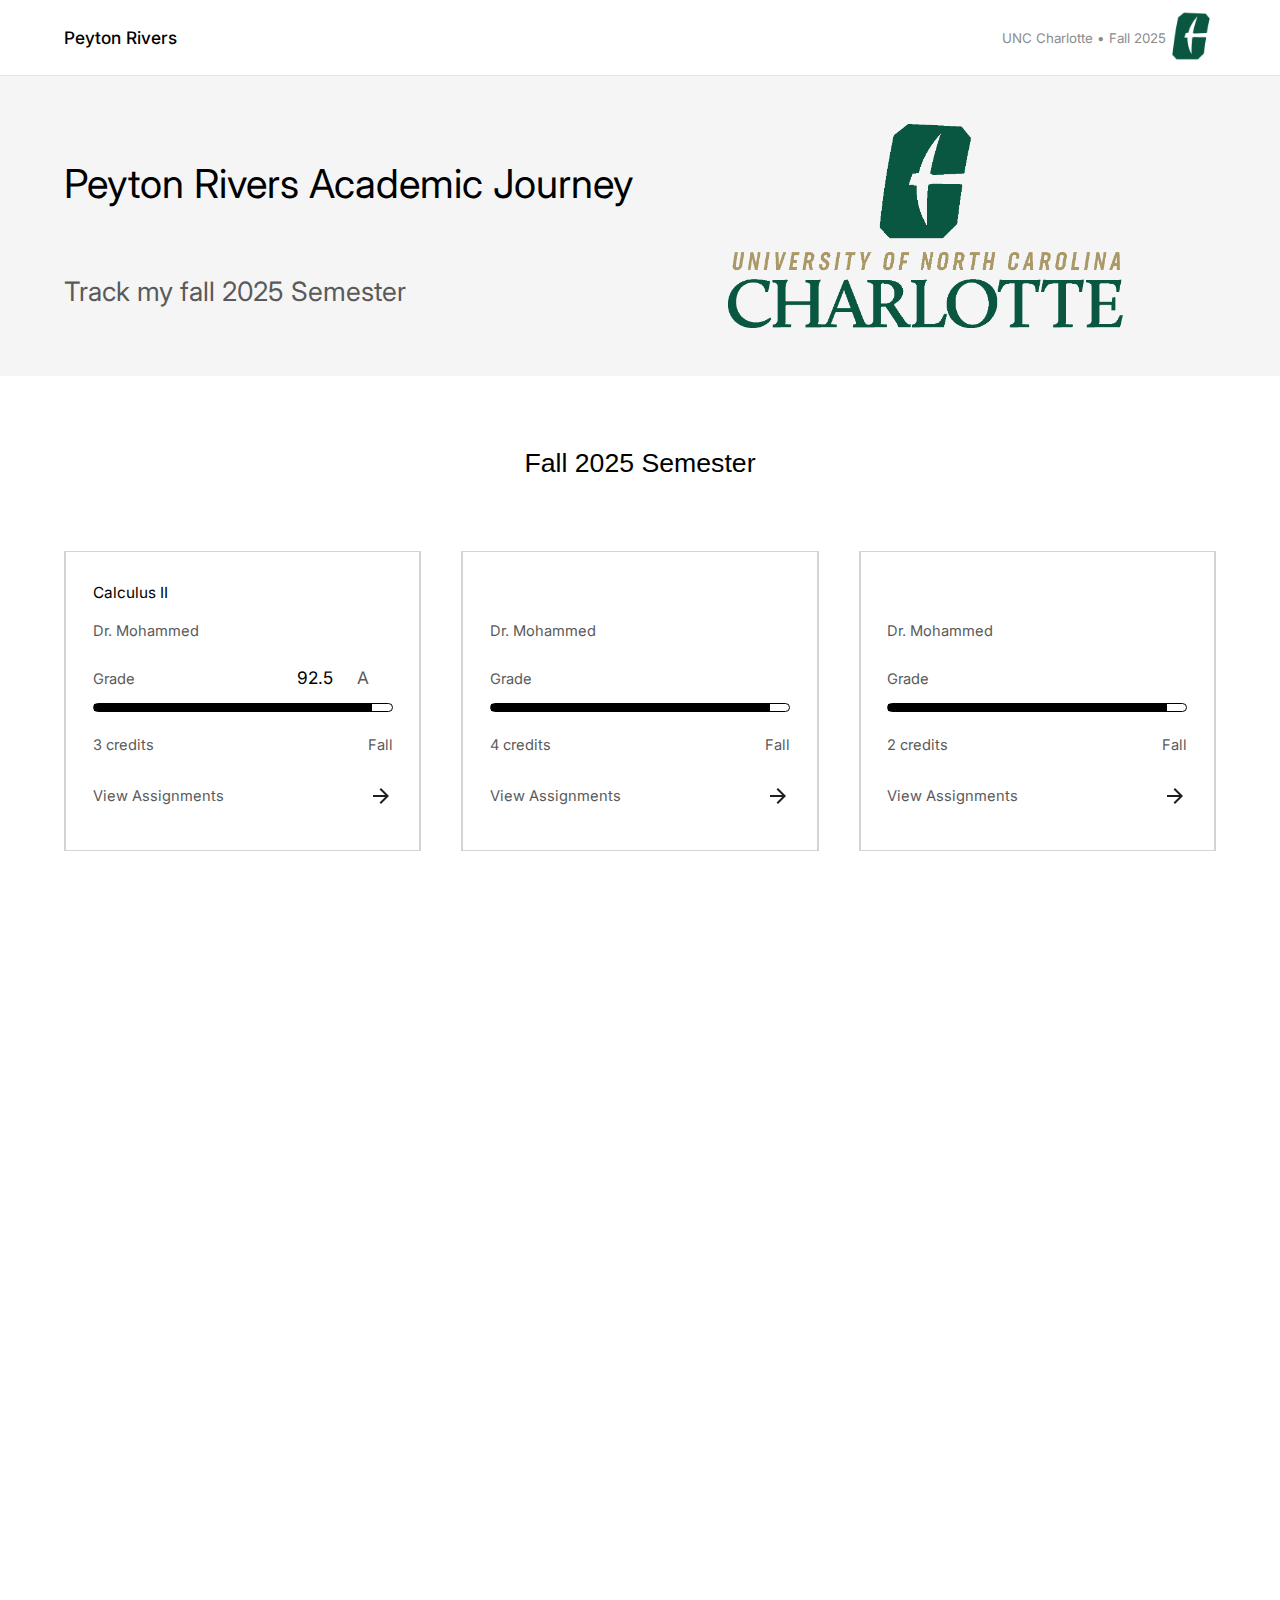
<file: web/index.html>
<!DOCTYPE html>
<html lang="en">
<head>
  <meta charset="UTF-8">
  <meta name="viewport" content="width=device-width, initial-scale=1.0">
  <title>Document</title>
  <link rel="stylesheet" href="style.css">
</head>

<body>
  <header class="header reveal">
    <div class="header-box">
        <div class="header-left">
          <a class="header-name" href="index.html">Peyton Rivers</a>
        </div>
        <div class="header-center">
            <p class="header-meta">UNC Charlotte • Fall 2025</p>
        </div>
        <div class="header-right">
          <img class="charlotte-logo" src="charlotte-logo.png" alt="">
        </div>
    </div>
  </header>

  <div class="front reveal">
    <div class="font-container">
        <div class="font-container-left">
            <p class="font-top">Peyton Rivers Academic Journey</p>
            <p class="font-bottom">Track my fall 2025 Semester</p>
        </div>
        <div class="font-container-right">
            <img src="8716-01-Charlotte-Master-File-v7_1.png" id="charlotte">
        </div>
    </div>
  </div>

  

  <div class="preview-courses reveal">
    <div class="preview-courses-container">
        <p>Fall 2025 Semester</p>
    </div>
  </div>

  <div class="assignments">
    <div class="assignments-box reveal" id="history">
      <div class="assignments-container">
        <div class="assignments-details">
          <div class="assignments-details-top">
            <div class="assignments-details-top-half">
              <hgroup class="top" id="class1">Calculus II</hgroup>
            </div>
            <div class="assignments-details-top-bottom-half">
              <hgroup class="bottom">Dr. Mohammed</hgroup>
            </div>
          </div>
          <div class="assignments-details-middle">
            <div class="assignments-details-middle-top">
                <div class="assignments-details-middle-top-left">
                    <hgroup class="bottom">Grade</hgroup>
                </div>
                <div class="assignments-details-middle-top-right">
                    <hgroup class="top" id="grade1">92.5</hgroup>
                    <hgroup class="letter-bottom" id="letter1">A</hgroup>
                </div>
            </div>
            <div class="assignments-details-middle-middle">
                <div class="assignments-details-middle-middle-bar">
                  <div class="assignments-details-middle-middle-bar-total" id="bar-percent1"></div>
                </div>
            </div>
            <div class="assignments-details-middle-bottom">
                <div class="assignments-details-middle-bottom-left">
                    <hgroup class="bottom">3 credits</hgroup>
                </div>
                <div class="assignments-details-middle-bottom-right">
                    <hgroup class="bottom">Fall</hgroup>
                </div>
            </div>
          </div>
          <div class="assignments-details-bottom">
            <div class="assignments-details-bottom-left">
                <hgroup class="bottom">View Assignments</hgroup>
            </div>
            <div class="assignments-details-bottom-right">
                <svg xmlns="http://www.w3.org/2000/svg" height="24px" viewBox="0 -960 960 960" width="24px" fill="#1f1f1f"><path d="M647-440H160v-80h487L423-744l57-56 320 320-320 320-57-56 224-224Z"/></svg>
            </div>
          </div>
        </div>
      </div>
    </div>

    <div class="assignments-box reveal" id="computer-science">
      <div class="assignments-container">
        <div class="assignments-details">
          <div class="assignments-details-top">
            <div class="assignments-details-top-half">
              <hgroup class="top 1" id="class2"></hgroup>
            </div>
            <div class="assignments-details-top-bottom-half">
              <hgroup class="bottom">Dr. Mohammed</hgroup>
            </div>
          </div>
          <div class="assignments-details-middle">
            <div class="assignments-details-middle-top">
                <div class="assignments-details-middle-top-left">
                    <hgroup class="bottom">Grade</hgroup>
                </div>
                <div class="assignments-details-middle-top-right">
                    <hgroup class="top" id="grade2"></hgroup>
                    <hgroup class="letter-bottom" id="letter2"></hgroup>
                </div>
            </div>
            <div class="assignments-details-middle-middle">
                <div class="assignments-details-middle-middle-bar">
                  <div class="assignments-details-middle-middle-bar-total" id="bar-percent2"></div>
                </div>
            </div>
            <div class="assignments-details-middle-bottom">
                <div class="assignments-details-middle-bottom-left">
                    <hgroup class="bottom">4 credits</hgroup>
                </div>
                <div class="assignments-details-middle-bottom-right">
                    <hgroup class="bottom">Fall</hgroup>
                </div>
            </div>
          </div>
          <div class="assignments-details-bottom">
            <div class="assignments-details-bottom-left">
                <hgroup class="bottom">View Assignments</hgroup>
            </div>
            <div class="assignments-details-bottom-right">
                <svg xmlns="http://www.w3.org/2000/svg" height="24px" viewBox="0 -960 960 960" width="24px" fill="#1f1f1f"><path d="M647-440H160v-80h487L423-744l57-56 320 320-320 320-57-56 224-224Z"/></svg>
            </div>
          </div>
        </div>
      </div>
    </div>

    <div class="assignments-box reveal" id="computing-professionals">
      <div class="assignments-container">
        <div class="assignments-details">
          <div class="assignments-details-top">
            <div class="assignments-details-top-half">
              <hgroup class="top" id="class3"></hgroup>
            </div>
            <div class="assignments-details-top-bottom-half">
              <hgroup class="bottom">Dr. Mohammed</hgroup>
            </div>
          </div>
          <div class="assignments-details-middle">
            <div class="assignments-details-middle-top">
                <div class="assignments-details-middle-top-left">
                    <hgroup class="bottom">Grade</hgroup>
                </div>
                <div class="assignments-details-middle-top-right">
                    <hgroup class="top" id="grade3"></hgroup>
                    <hgroup class="letter-bottom" id="letter3"></hgroup>
                </div>
            </div>
            <div class="assignments-details-middle-middle">
                <div class="assignments-details-middle-middle-bar">
                  <div class="assignments-details-middle-middle-bar-total" id="bar-percent3"></div>
                </div>
            </div>
            <div class="assignments-details-middle-bottom">
                <div class="assignments-details-middle-bottom-left">
                    <hgroup class="bottom">2 credits</hgroup>
                </div>
                <div class="assignments-details-middle-bottom-right">
                    <hgroup class="bottom">Fall</hgroup>
                </div>
            </div>
          </div>
          <div class="assignments-details-bottom">
            <div class="assignments-details-bottom-left">
                <hgroup class="bottom">View Assignments</hgroup>
            </div>
            <div class="assignments-details-bottom-right">
                <svg xmlns="http://www.w3.org/2000/svg" height="24px" viewBox="0 -960 960 960" width="24px" fill="#1f1f1f"><path d="M647-440H160v-80h487L423-744l57-56 320 320-320 320-57-56 224-224Z"/></svg>
            </div>
          </div>
        </div>
      </div>
    </div>

    <div class="assignments-box reveal" id="math">
      <div class="assignments-container">
        <div class="assignments-details">
          <div class="assignments-details-top">
            <div class="assignments-details-top-half">
              <hgroup class="top" id="class4"></hgroup>
            </div>
            <div class="assignments-details-top-bottom-half">
              <hgroup class="bottom">Dr. Mohammed</hgroup>
            </div>
          </div>
          <div class="assignments-details-middle">
            <div class="assignments-details-middle-top">
                <div class="assignments-details-middle-top-left">
                    <hgroup class="bottom">Grade</hgroup>
                </div>
                <div class="assignments-details-middle-top-right">
                    <hgroup class="top" id="grade4"></hgroup>
                    <hgroup class="letter-bottom" id="letter4"></hgroup>
                </div>
            </div>
            <div class="assignments-details-middle-middle">
                <div class="assignments-details-middle-middle-bar">
                  <div class="assignments-details-middle-middle-bar-total" id="bar-percent4"></div>
                </div>
            </div>
            <div class="assignments-details-middle-bottom">
                <div class="assignments-details-middle-bottom-left">
                    <hgroup class="bottom">3 credits</hgroup>
                </div>
                <div class="assignments-details-middle-bottom-right">
                    <hgroup class="bottom">Fall</hgroup>
                </div>
            </div>
          </div>
          <div class="assignments-details-bottom">
            <div class="assignments-details-bottom-left">
                <hgroup class="bottom">View Assignments</hgroup>
            </div>
            <div class="assignments-details-bottom-right">
                <svg xmlns="http://www.w3.org/2000/svg" height="24px" viewBox="0 -960 960 960" width="24px" fill="#1f1f1f"><path d="M647-440H160v-80h487L423-744l57-56 320 320-320 320-57-56 224-224Z"/></svg>
            </div>
          </div>
        </div>
      </div>
    </div>

    <div class="assignments-box reveal" id="english">
      <div class="assignments-container">
        <div class="assignments-details">
          <div class="assignments-details-top">
            <div class="assignments-details-top-half">
              <hgroup class="top" id="class5"></hgroup>
            </div>
            <div class="assignments-details-top-bottom-half">
              <hgroup class="bottom">Dr. Mohammed</hgroup>
            </div>
          </div>
          <div class="assignments-details-middle">
            <div class="assignments-details-middle-top">
                <div class="assignments-details-middle-top-left">
                    <hgroup class="bottom">Grade</hgroup>
                </div>
                <div class="assignments-details-middle-top-right">
                    <hgroup class="top" id="grade5"></hgroup>
                    <hgroup class="letter-bottom" id="letter5"></hgroup>
                </div>
            </div>
            <div class="assignments-details-middle-middle">
                <div class="assignments-details-middle-middle-bar">
                  <div class="assignments-details-middle-middle-bar-total" id="bar-percent5"></div>
                </div>
            </div>
            <div class="assignments-details-middle-bottom">
                <div class="assignments-details-middle-bottom-left">
                    <hgroup class="bottom">3 credits</hgroup>
                </div>
                <div class="assignments-details-middle-bottom-right">
                    <hgroup class="bottom">Fall</hgroup>
                </div>
            </div>
          </div>
          <div class="assignments-details-bottom">
            <div class="assignments-details-bottom-left">
                <hgroup class="bottom">View Assignments</hgroup>
            </div>
            <div class="assignments-details-bottom-right">
                <svg xmlns="http://www.w3.org/2000/svg" height="24px" viewBox="0 -960 960 960" width="24px" fill="#1f1f1f"><path d="M647-440H160v-80h487L423-744l57-56 320 320-320 320-57-56 224-224Z"/></svg>
            </div>
          </div>
        </div>
      </div>
    </div>

    <div class="assignments-box reveal" id="cci">
      <div class="assignments-container">
        <div class="assignments-details">
          <div class="assignments-details-top">
            <div class="assignments-details-top-half">
              <hgroup class="top" id="class6"></hgroup>
            </div>
            <div class="assignments-details-top-bottom-half">
              <hgroup class="bottom">Dr. Mohammed</hgroup>
            </div>
          </div>
          <div class="assignments-details-middle">
            <div class="assignments-details-middle-top">
                <div class="assignments-details-middle-top-left">
                    <hgroup class="bottom">Grade</hgroup>
                </div>
                <div class="assignments-details-middle-top-right">
                    <hgroup class="top" id="grade6"></hgroup>
                    <hgroup class="letter-bottom" id="letter6"></hgroup>
                </div>
            </div>
            <div class="assignments-details-middle-middle">
                <div class="assignments-details-middle-middle-bar">
                  <div class="assignments-details-middle-middle-bar-total" id="bar-percent6"></div>
                </div>
            </div>
            <div class="assignments-details-middle-bottom">
                <div class="assignments-details-middle-bottom-left">
                    <hgroup class="bottom">3 credits</hgroup>
                </div>
                <div class="assignments-details-middle-bottom-right">
                    <hgroup class="bottom">Fall</hgroup>
                </div>
            </div>
          </div>
          <div class="assignments-details-bottom">
            <div class="assignments-details-bottom-left">
                <hgroup class="bottom">View Assignments</hgroup>
            </div>
            <div class="assignments-details-bottom-right">
                <svg xmlns="http://www.w3.org/2000/svg" height="24px" viewBox="0 -960 960 960" width="24px" fill="#1f1f1f"><path d="M647-440H160v-80h487L423-744l57-56 320 320-320 320-57-56 224-224Z"/></svg>
            </div>
          </div>
        </div>
      </div>
    </div>
    </div> <!-- closes .assignments -->

<div class="personal-close reveal">
  <div class="personal-close-inner">

    <div class="personal-close-left">
      <p class="personal-eyebrow">Academic Profile</p>
      <p class="personal-title">Full Stack Academic Profile Project</p>

      <p class="personal-body">
        To make this website happen here are all the tools that I used:<br><br>

        Backend:<br>
        - Python<br>
        - REST API Integration (Canvas LMS)<br>
        - FastAPI<br><br>

        Database:<br>
        - PostgreSQL<br>
        - SQLAlchemy ORM<br><br>

        Frontend:<br>
        - HTML<br>
        - CSS<br>
        - JavaScript<br>
        - DOM Manipulation<br>
        - Real-Time Client-Side Search<br>
        - URL Query Parameter Routing<br>
      </p>
    </div>

    <div class="personal-close-right">
      <div class="personal-metric">
        <p class="metric-value">4.00</p>
        <p class="metric-label">GPA</p>
      </div>

      <div class="personal-metric">
        <p class="metric-value" id="average">94.6%</p>
        <p class="metric-label">Semester Average</p>
      </div>

      <div class="personal-metric">
        <p class="metric-value">Computer Science</p>
        <p class="metric-label">Software Engineering</p>
      </div>

      <div class="personal-metric">
        <p class="metric-value">UNC-Charlotte</p>
        <p class="metric-label">University</p>
      </div>
    </div>

  </div>
</div>

  <header class="header reveal" id="footer">
    <div class="header-box">
      <div class="header-left">
        <a class="header-name" href="index.html">Peyton Rivers</a>
      </div>
      <div class="header-center">
        <p class="header-meta">UNC Charlotte • Fall 2025</p>
      </div>
      <div class="header-right">
        <img class="charlotte-logo" src="charlotte-logo.png" alt="">
      </div>
    </div>
  </header>


  <script src="style.js"></script>
</body>
</html>
</file>
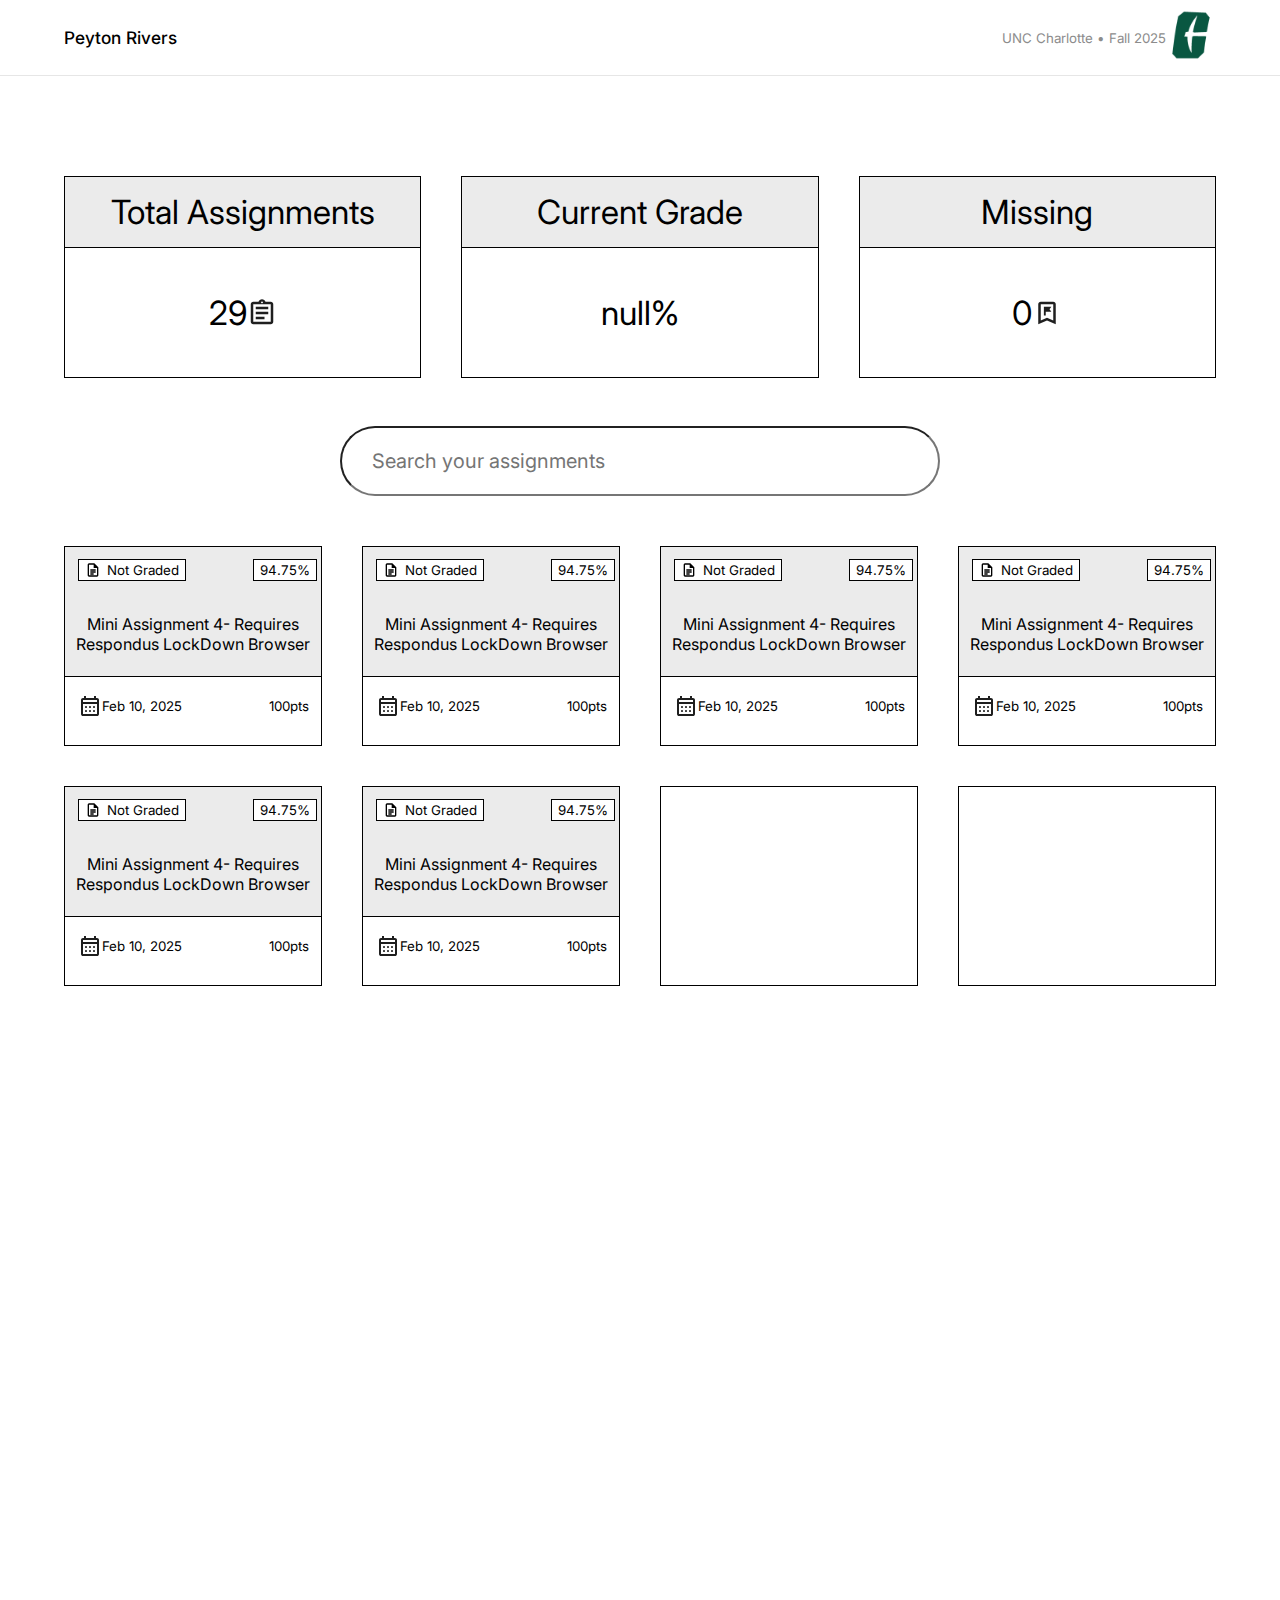
<file: web/assignments.html>
<!DOCTYPE html>
<html lang="en">
<head>
    <meta charset="UTF-8">
    <meta name="viewport" content="width=device-width, initial-scale=1.0">
    <title>Document</title>
    <link rel="stylesheet" href="assignments.css">
</head>
<body>
    <header class="header reveal">
        <div class="header-box">
            <div class="header-left">
                <a class="header-name" href="index.html">Peyton Rivers</a>
            </div>
            <div class="header-center">
                <p class="header-meta">UNC Charlotte • Fall 2025</p>
            </div>
            <div class="header-right">
            <img class="charlotte-logo" src="charlotte-logo.png" alt="">
            </div>
        </div>
    </header>

    <div class="title-container reveal">
        <hgroup class="the-title">202580-Fall 2025-HIST-1575-008-American Democracy</hgroup>
    </div>

    <div class="overview reveal">
        <div class="overview-container-left">
            <div class="overview-container-top">
                <span>Total Assignments</span>
            </div>
            <div class="overview-container-bottom" id="total-assignments">
                <span>29</span>
                <svg class="flag" xmlns="http://www.w3.org/2000/svg" height="30px" viewBox="0 -960 960 960" width="30px" fill="#1f1f1f"><path d="M200-120q-33 0-56.5-23.5T120-200v-560q0-33 23.5-56.5T200-840h168q13-36 43.5-58t68.5-22q38 0 68.5 22t43.5 58h168q33 0 56.5 23.5T840-760v560q0 33-23.5 56.5T760-120H200Zm0-80h560v-560H200v560Zm80-80h280v-80H280v80Zm0-160h400v-80H280v80Zm0-160h400v-80H280v80Zm221.5-198.5Q510-807 510-820t-8.5-21.5Q493-850 480-850t-21.5 8.5Q450-833 450-820t8.5 21.5Q467-790 480-790t21.5-8.5ZM200-200v-560 560Z"/></svg>
            </div>
        </div>
        <div class="overview-container-center">
            <div class="overview-container-top">
                <span>Current Grade</span>
            </div>
            <div class="overview-container-bottom" id="current-grade">
                <span>94.75%</span>
            </div>
        </div>
        <div class="overview-container-right">
            <div class="overview-container-top">
                <span>Missing</span>
            </div>
            <div class="overview-container-bottom">
                <span>0</span>
                <svg class="flag" xmlns="http://www.w3.org/2000/svg" height="30px" viewBox="0 -960 960 960" width="30px" fill="#1f1f1f"><path d="M380-400h60v-120h180l-60-80 60-80H380v280ZM200-120v-640q0-33 23.5-56.5T280-840h400q33 0 56.5 23.5T760-760v640L480-240 200-120Zm80-122 200-86 200 86v-518H280v518Zm0-518h400-400Z"/></svg>
            </div>
        </div>
    </div>


    <input type="search" placeholder="Search your assignments" class="reveal">
    <div class="assignments">
        <div class="assignments-box reveal">
            <div class="assignments-box-top">
                <div class="assignments-box-top-top">
                    <div class="assignments-box-top-top-left">
                        <div class="status-badge">
                            <svg xmlns="http://www.w3.org/2000/svg" height="16px" viewBox="0 -960 960 960" width="16px" fill="currentColor">
                                <path d="M320-440h320v-80H320v80Zm0 120h320v-80H320v80Zm0 120h200v-80H320v80ZM240-80q-33 0-56.5-23.5T160-160v-640q0-33 23.5-56.5T240-880h320l240 240v480q0 33-23.5 56.5T720-80H240Zm280-520v-200H240v640h480v-440H520ZM240-800v200-200 640-640Z"/>
                            </svg>
                            <span class="status-text">Not Graded</span>
                        </div>
                    </div>
                    <div class="assignments-box-top-top-right">
                        <div class="grade-pill">
                            <span class="grade-text">94.75%</span>
                        </div>
                    </div>
                </div>
                <div class="assignments-box-top-bottom">
                    <hgroup>Mini Assignment 4- Requires Respondus LockDown Browser</hgroup>
                </div>
            </div>
            <div class="assignments-box-bottom">
                <div class="assignments-box-bottom-left">
                    <svg xmlns="http://www.w3.org/2000/svg" height="24px" viewBox="0 -960 960 960" width="24px" fill="#1f1f1f"><path d="M200-80q-33 0-56.5-23.5T120-160v-560q0-33 23.5-56.5T200-800h40v-80h80v80h320v-80h80v80h40q33 0 56.5 23.5T840-720v560q0 33-23.5 56.5T760-80H200Zm0-80h560v-400H200v400Zm0-480h560v-80H200v80Zm0 0v-80 80Zm280 240q-17 0-28.5-11.5T440-440q0-17 11.5-28.5T480-480q17 0 28.5 11.5T520-440q0 17-11.5 28.5T480-400Zm-188.5-11.5Q280-423 280-440t11.5-28.5Q303-480 320-480t28.5 11.5Q360-457 360-440t-11.5 28.5Q337-400 320-400t-28.5-11.5ZM640-400q-17 0-28.5-11.5T600-440q0-17 11.5-28.5T640-480q17 0 28.5 11.5T680-440q0 17-11.5 28.5T640-400ZM480-240q-17 0-28.5-11.5T440-280q0-17 11.5-28.5T480-320q17 0 28.5 11.5T520-280q0 17-11.5 28.5T480-240Zm-188.5-11.5Q280-263 280-280t11.5-28.5Q303-320 320-320t28.5 11.5Q360-297 360-280t-11.5 28.5Q337-240 320-240t-28.5-11.5ZM640-240q-17 0-28.5-11.5T600-280q0-17 11.5-28.5T640-320q17 0 28.5 11.5T680-280q0 17-11.5 28.5T640-240Z"/></svg>
                    <hgroup>Feb 10, 2025</hgroup>
                </div>
                <div class="assignments-box-bottom-right">
                    <hgroup>100pts</hgroup>
                </div>
            </div>
        </div>
        <div class="assignments-box reveal">
            <div class="assignments-box-top">
                <div class="assignments-box-top-top">
                    <div class="assignments-box-top-top-left">
                        <div class="status-badge">
                            <svg xmlns="http://www.w3.org/2000/svg" height="16px" viewBox="0 -960 960 960" width="16px" fill="currentColor">
                                <path d="M320-440h320v-80H320v80Zm0 120h320v-80H320v80Zm0 120h200v-80H320v80ZM240-80q-33 0-56.5-23.5T160-160v-640q0-33 23.5-56.5T240-880h320l240 240v480q0 33-23.5 56.5T720-80H240Zm280-520v-200H240v640h480v-440H520ZM240-800v200-200 640-640Z"/>
                            </svg>
                            <span class="status-text">Not Graded</span>
                        </div>
                    </div>
                    <div class="assignments-box-top-top-right">
                        <div class="grade-pill">
                            <span class="grade-text">94.75%</span>
                        </div>
                    </div>
                </div>
                <div class="assignments-box-top-bottom">
                    <hgroup>Mini Assignment 4- Requires Respondus LockDown Browser</hgroup>
                </div>
            </div>
            <div class="assignments-box-bottom">
                <div class="assignments-box-bottom-left">
                    <svg xmlns="http://www.w3.org/2000/svg" height="24px" viewBox="0 -960 960 960" width="24px" fill="#1f1f1f"><path d="M200-80q-33 0-56.5-23.5T120-160v-560q0-33 23.5-56.5T200-800h40v-80h80v80h320v-80h80v80h40q33 0 56.5 23.5T840-720v560q0 33-23.5 56.5T760-80H200Zm0-80h560v-400H200v400Zm0-480h560v-80H200v80Zm0 0v-80 80Zm280 240q-17 0-28.5-11.5T440-440q0-17 11.5-28.5T480-480q17 0 28.5 11.5T520-440q0 17-11.5 28.5T480-400Zm-188.5-11.5Q280-423 280-440t11.5-28.5Q303-480 320-480t28.5 11.5Q360-457 360-440t-11.5 28.5Q337-400 320-400t-28.5-11.5ZM640-400q-17 0-28.5-11.5T600-440q0-17 11.5-28.5T640-480q17 0 28.5 11.5T680-440q0 17-11.5 28.5T640-400ZM480-240q-17 0-28.5-11.5T440-280q0-17 11.5-28.5T480-320q17 0 28.5 11.5T520-280q0 17-11.5 28.5T480-240Zm-188.5-11.5Q280-263 280-280t11.5-28.5Q303-320 320-320t28.5 11.5Q360-297 360-280t-11.5 28.5Q337-240 320-240t-28.5-11.5ZM640-240q-17 0-28.5-11.5T600-280q0-17 11.5-28.5T640-320q17 0 28.5 11.5T680-280q0 17-11.5 28.5T640-240Z"/></svg>
                    <hgroup>Feb 10, 2025</hgroup>
                </div>
                <div class="assignments-box-bottom-right">
                    <hgroup>100pts</hgroup>
                </div>
            </div>
        </div>
        <div class="assignments-box reveal">
            <div class="assignments-box-top">
                <div class="assignments-box-top-top">
                    <div class="assignments-box-top-top-left">
                        <div class="status-badge">
                            <svg xmlns="http://www.w3.org/2000/svg" height="16px" viewBox="0 -960 960 960" width="16px" fill="currentColor">
                                <path d="M320-440h320v-80H320v80Zm0 120h320v-80H320v80Zm0 120h200v-80H320v80ZM240-80q-33 0-56.5-23.5T160-160v-640q0-33 23.5-56.5T240-880h320l240 240v480q0 33-23.5 56.5T720-80H240Zm280-520v-200H240v640h480v-440H520ZM240-800v200-200 640-640Z"/>
                            </svg>
                            <span class="status-text">Not Graded</span>
                        </div>
                    </div>
                    <div class="assignments-box-top-top-right">
                        <div class="grade-pill">
                            <span class="grade-text">94.75%</span>
                        </div>
                    </div>
                </div>
                <div class="assignments-box-top-bottom">
                    <hgroup>Mini Assignment 4- Requires Respondus LockDown Browser</hgroup>
                </div>
            </div>
            <div class="assignments-box-bottom">
                <div class="assignments-box-bottom-left">
                    <svg xmlns="http://www.w3.org/2000/svg" height="24px" viewBox="0 -960 960 960" width="24px" fill="#1f1f1f">
                        <path d="M200-80q-33 0-56.5-23.5T120-160v-560q0-33 23.5-56.5T200-800h40v-80h80v80h320v-80h80v80h40q33 0 56.5 23.5T840-720v560q0 33-23.5 56.5T760-80H200Zm0-80h560v-400H200v400Zm0-480h560v-80H200v80Zm0 0v-80 80Zm280 240q-17 0-28.5-11.5T440-440q0-17 11.5-28.5T480-480q17 0 28.5 11.5T520-440q0 17-11.5 28.5T480-400Zm-188.5-11.5Q280-423 280-440t11.5-28.5Q303-480 320-480t28.5 11.5Q360-457 360-440t-11.5 28.5Q337-400 320-400t-28.5-11.5ZM640-400q-17 0-28.5-11.5T600-440q0-17 11.5-28.5T640-480q17 0 28.5 11.5T680-440q0 17-11.5 28.5T640-400ZM480-240q-17 0-28.5-11.5T440-280q0-17 11.5-28.5T480-320q17 0 28.5 11.5T520-280q0 17-11.5 28.5T480-240Zm-188.5-11.5Q280-263 280-280t11.5-28.5Q303-320 320-320t28.5 11.5Q360-297 360-280t-11.5 28.5Q337-240 320-240t-28.5-11.5ZM640-240q-17 0-28.5-11.5T600-280q0-17 11.5-28.5T640-320q17 0 28.5 11.5T680-280q0 17-11.5 28.5T640-240Z"/>
                    </svg>
                    <hgroup>Feb 10, 2025</hgroup>
                </div>
                <div class="assignments-box-bottom-right">
                    <hgroup>100pts</hgroup>
                </div>
            </div>
        </div>


        <div class="assignments-box reveal">
            <div class="assignments-box-top">
                <div class="assignments-box-top-top">
                    <div class="assignments-box-top-top-left">
                        <div class="status-badge">
                            <svg xmlns="http://www.w3.org/2000/svg" height="16px" viewBox="0 -960 960 960" width="16px" fill="currentColor">
                                <path d="M320-440h320v-80H320v80Zm0 120h320v-80H320v80Zm0 120h200v-80H320v80ZM240-80q-33 0-56.5-23.5T160-160v-640q0-33 23.5-56.5T240-880h320l240 240v480q0 33-23.5 56.5T720-80H240Zm280-520v-200H240v640h480v-440H520ZM240-800v200-200 640-640Z"/>
                            </svg>
                            <span class="status-text">Not Graded</span>
                        </div>
                    </div>
                    <div class="assignments-box-top-top-right">
                        <div class="grade-pill">
                            <span class="grade-text">94.75%</span>
                        </div>
                    </div>
                </div>
                <div class="assignments-box-top-bottom">
                    <hgroup>Mini Assignment 4- Requires Respondus LockDown Browser</hgroup>
                </div>
            </div>
            <div class="assignments-box-bottom">
                <div class="assignments-box-bottom-left">
                    <svg xmlns="http://www.w3.org/2000/svg" height="24px" viewBox="0 -960 960 960" width="24px" fill="#1f1f1f"><path d="M200-80q-33 0-56.5-23.5T120-160v-560q0-33 23.5-56.5T200-800h40v-80h80v80h320v-80h80v80h40q33 0 56.5 23.5T840-720v560q0 33-23.5 56.5T760-80H200Zm0-80h560v-400H200v400Zm0-480h560v-80H200v80Zm0 0v-80 80Zm280 240q-17 0-28.5-11.5T440-440q0-17 11.5-28.5T480-480q17 0 28.5 11.5T520-440q0 17-11.5 28.5T480-400Zm-188.5-11.5Q280-423 280-440t11.5-28.5Q303-480 320-480t28.5 11.5Q360-457 360-440t-11.5 28.5Q337-400 320-400t-28.5-11.5ZM640-400q-17 0-28.5-11.5T600-440q0-17 11.5-28.5T640-480q17 0 28.5 11.5T680-440q0 17-11.5 28.5T640-400ZM480-240q-17 0-28.5-11.5T440-280q0-17 11.5-28.5T480-320q17 0 28.5 11.5T520-280q0 17-11.5 28.5T480-240Zm-188.5-11.5Q280-263 280-280t11.5-28.5Q303-320 320-320t28.5 11.5Q360-297 360-280t-11.5 28.5Q337-240 320-240t-28.5-11.5ZM640-240q-17 0-28.5-11.5T600-280q0-17 11.5-28.5T640-320q17 0 28.5 11.5T680-280q0 17-11.5 28.5T640-240Z"/></svg>
                    <hgroup>Feb 10, 2025</hgroup>
                </div>
                <div class="assignments-box-bottom-right">
                    <hgroup>100pts</hgroup>
                </div>
            </div>
        </div>


        <div class="assignments-box reveal">
            <div class="assignments-box-top">
                <div class="assignments-box-top-top">
                    <div class="assignments-box-top-top-left">
                        <div class="status-badge">
                            <svg xmlns="http://www.w3.org/2000/svg" height="16px" viewBox="0 -960 960 960" width="16px" fill="currentColor">
                                <path d="M320-440h320v-80H320v80Zm0 120h320v-80H320v80Zm0 120h200v-80H320v80ZM240-80q-33 0-56.5-23.5T160-160v-640q0-33 23.5-56.5T240-880h320l240 240v480q0 33-23.5 56.5T720-80H240Zm280-520v-200H240v640h480v-440H520ZM240-800v200-200 640-640Z"/>
                            </svg>
                            <span class="status-text">Not Graded</span>
                        </div>
                    </div>
                    <div class="assignments-box-top-top-right">
                        <div class="grade-pill">
                            <span class="grade-text">94.75%</span>
                        </div>
                    </div>
                </div>
                <div class="assignments-box-top-bottom">
                    <hgroup>Mini Assignment 4- Requires Respondus LockDown Browser</hgroup>
                </div>
            </div>
            <div class="assignments-box-bottom">
                <div class="assignments-box-bottom-left">
                    <svg xmlns="http://www.w3.org/2000/svg" height="24px" viewBox="0 -960 960 960" width="24px" fill="#1f1f1f"><path d="M200-80q-33 0-56.5-23.5T120-160v-560q0-33 23.5-56.5T200-800h40v-80h80v80h320v-80h80v80h40q33 0 56.5 23.5T840-720v560q0 33-23.5 56.5T760-80H200Zm0-80h560v-400H200v400Zm0-480h560v-80H200v80Zm0 0v-80 80Zm280 240q-17 0-28.5-11.5T440-440q0-17 11.5-28.5T480-480q17 0 28.5 11.5T520-440q0 17-11.5 28.5T480-400Zm-188.5-11.5Q280-423 280-440t11.5-28.5Q303-480 320-480t28.5 11.5Q360-457 360-440t-11.5 28.5Q337-400 320-400t-28.5-11.5ZM640-400q-17 0-28.5-11.5T600-440q0-17 11.5-28.5T640-480q17 0 28.5 11.5T680-440q0 17-11.5 28.5T640-400ZM480-240q-17 0-28.5-11.5T440-280q0-17 11.5-28.5T480-320q17 0 28.5 11.5T520-280q0 17-11.5 28.5T480-240Zm-188.5-11.5Q280-263 280-280t11.5-28.5Q303-320 320-320t28.5 11.5Q360-297 360-280t-11.5 28.5Q337-240 320-240t-28.5-11.5ZM640-240q-17 0-28.5-11.5T600-280q0-17 11.5-28.5T640-320q17 0 28.5 11.5T680-280q0 17-11.5 28.5T640-240Z"/></svg>
                    <hgroup>Feb 10, 2025</hgroup>
                </div>
                <div class="assignments-box-bottom-right">
                    <hgroup>100pts</hgroup>
                </div>
            </div>
        </div>


        <div class="assignments-box reveal">
            <div class="assignments-box-top">
                <div class="assignments-box-top-top">
                    <div class="assignments-box-top-top-left">
                        <div class="status-badge">
                            <svg xmlns="http://www.w3.org/2000/svg" height="16px" viewBox="0 -960 960 960" width="16px" fill="currentColor">
                                <path d="M320-440h320v-80H320v80Zm0 120h320v-80H320v80Zm0 120h200v-80H320v80ZM240-80q-33 0-56.5-23.5T160-160v-640q0-33 23.5-56.5T240-880h320l240 240v480q0 33-23.5 56.5T720-80H240Zm280-520v-200H240v640h480v-440H520ZM240-800v200-200 640-640Z"/>
                            </svg>
                            <span class="status-text">Not Graded</span>
                        </div>
                    </div>
                    <div class="assignments-box-top-top-right">
                        <div class="grade-pill">
                            <span class="grade-text">94.75%</span>
                        </div>
                    </div>
                </div>
                <div class="assignments-box-top-bottom">
                    <hgroup>Mini Assignment 4- Requires Respondus LockDown Browser</hgroup>
                </div>
            </div>
            <div class="assignments-box-bottom">
                <div class="assignments-box-bottom-left">
                    <svg xmlns="http://www.w3.org/2000/svg" height="24px" viewBox="0 -960 960 960" width="24px" fill="#1f1f1f"><path d="M200-80q-33 0-56.5-23.5T120-160v-560q0-33 23.5-56.5T200-800h40v-80h80v80h320v-80h80v80h40q33 0 56.5 23.5T840-720v560q0 33-23.5 56.5T760-80H200Zm0-80h560v-400H200v400Zm0-480h560v-80H200v80Zm0 0v-80 80Zm280 240q-17 0-28.5-11.5T440-440q0-17 11.5-28.5T480-480q17 0 28.5 11.5T520-440q0 17-11.5 28.5T480-400Zm-188.5-11.5Q280-423 280-440t11.5-28.5Q303-480 320-480t28.5 11.5Q360-457 360-440t-11.5 28.5Q337-400 320-400t-28.5-11.5ZM640-400q-17 0-28.5-11.5T600-440q0-17 11.5-28.5T640-480q17 0 28.5 11.5T680-440q0 17-11.5 28.5T640-400ZM480-240q-17 0-28.5-11.5T440-280q0-17 11.5-28.5T480-320q17 0 28.5 11.5T520-280q0 17-11.5 28.5T480-240Zm-188.5-11.5Q280-263 280-280t11.5-28.5Q303-320 320-320t28.5 11.5Q360-297 360-280t-11.5 28.5Q337-240 320-240t-28.5-11.5ZM640-240q-17 0-28.5-11.5T600-280q0-17 11.5-28.5T640-320q17 0 28.5 11.5T680-280q0 17-11.5 28.5T640-240Z"/></svg>
                    <hgroup>Feb 10, 2025</hgroup>
                </div>
                <div class="assignments-box-bottom-right">
                    <hgroup>100pts</hgroup>
                </div>
            </div>
        </div>
        <div class="assignments-box reveal"></div>
        <div class="assignments-box reveal"></div>
        <div class="assignments-box reveal"></div>
        <div class="assignments-box reveal"></div>
        <div class="assignments-box reveal"></div>
        <div class="assignments-box reveal"></div>
        <div class="assignments-box reveal"></div>
        <div class="assignments-box reveal"></div>
        <div class="assignments-box reveal"></div>
        <div class="assignments-box reveal"></div>
        <div class="assignments-box reveal"></div>
        <div class="assignments-box reveal"></div>
    </div>

   <header class="header reveal" id="footer">
        <div class="header-box">
            <div class="header-left">
                <a class="header-name" href="index.html">Peyton Rivers</a>
            </div>
            <div class="header-center">
                <p class="header-meta">UNC Charlotte • Fall 2025</p>
            </div>
            <div class="header-right">
            <img class="charlotte-logo" src="charlotte-logo.png" alt="">
            </div>
        </div>
    </header>


    <script src="assignments.js"></script>
</body>
</html>
</file>
<file: web/style.css>
@import url('https://fonts.googleapis.com/css2?family=Inter:wght@400;500;600&display=swap');

html {
    font-family: 'Inter';
}

p {
    font-family: 'Inter';
}

body {
    padding: 0;
    margin: 0;
    background-color: white;
}

.header { 
    display: flex; 
    justify-content: center; 
    align-items: center; 
    border-bottom: 1px solid rgb(230, 230, 230);
    height: 75px; 
    width: 100%;
    background-color: white;
} 

.header-box {
    display: flex;
    align-items: center; 
    height: 100%; 
    width: 90%;
}

.header-left {
    display: flex;
    align-items: center;
    height: 100%;
    width: 50%;
    gap: 2px;
}

.header-name {
    font-family: 'Inter';
    font-size: 13pt;
    font-weight: 500;
    text-decoration: none;
    color: black;
}

.header-subtitle {
    font-family: 'Inter';
    font-size: 9.5pt;
    margin: 0;
    color: rgb(120, 120, 120);
}

.header-center {
    display: flex;
    justify-content: flex-end;
    align-items: center;
    height: 100%;
    width: 50%;
}

.header-meta {
    font-family: 'Inter';
    font-size: 10pt;
    color: rgb(140, 140, 140);
    margin: 0;
}

.charlotte-logo {
    width: 50px;
    height: 50px;
}

#footer {
    border-top: 1px solid rgb(230, 230, 230);
    margin-bottom: none;
    border-bottom: none
}

.front { 
    display: flex; 
    justify-content: center;
    align-items: center;
    background-color: rgb(245, 245, 245);
    height: 300px;
    width: 100%;
} 

.font-container {
    display: flex;
    height: 100%;
    width: 90%;
    font-size: 20pt;
    font-family: Arial, Helvetica, sans-serif;
}

.font-container-left {
    display: flex;
    flex-direction: column;
    justify-content: center;
    height: 100%;
    width: 50%;
}

.font-container-right {
    display: flex;
    justify-content: center;
    align-items: center;
    height: 100%;
    width: 50%;
}

.font-top {
    font-family: 'Inter';
    font-size: 30pt;
    color: black;
}

.font-bottom {
    font-size: 20pt;
    font-family: 'Inter';
    color: rgb(90, 90, 90);
}

#charlotte {
    width: 80%;
    max-width: 400px;
    height: auto;
}


.font-container p {
    display: inline-flex;
} 

.awards {
    display: flex;
    background-color: rgb(233, 232, 232);
    height: 300px; width: 100%;
} 

.awards-left {
    display: flex;
    flex-direction: column;
    justify-content: center;
    align-items: center;
    height: 300px;
    width: calc(100% / 3);
} 

.awards-center {
    display: flex;
    flex-direction: column;
    justify-content: center;
    align-items: center;
    height: 300px;
    width: calc(100% / 3);
} 

.awards-right {
    display: flex;
    flex-direction: column;
    justify-content: center;
    align-items: center;
    height: 300px;
    width: calc(100% / 3);
}

.awards-top {
    font-family: 'Inter';
    font-size: 20pt;
    color: black;
}

.awards-bottom {
    font-size: 14pt;
    font-family: 'Inter';
    color: rgb(90, 90, 90);
}

.icon-circle {
    display: flex;
    justify-content: center;
    align-items: center;
    background-color: white;
    height: 64px;
    width: 64px;
    border-radius: 50%;
}

.preview-courses {
    display: flex;
    justify-content: center;
    height: 175px;
    width: 100%;
} 

.preview-courses-container {
    display: flex;
    justify-content: center;
    align-items: center;
    height: 100%;
    width: 90%;
} 

.preview-courses-container p {
    font-size: 20pt;
    font-family: Arial, Helvetica, sans-serif;
} 

.assignments {
    display: grid;
    grid-template-columns: repeat(auto-fit, minmax(350px, 1fr));
    grid-auto-rows: minmax(300px, auto);
    gap: 40px;
    margin: 0 auto;
    width: 90%;
    padding-bottom: 100px;
} 

.assignments-box {
    display: flex;
    justify-content: space-evenly;
    align-items: center;
    border: 1px solid lightgray;
} 

.assignments-container {
    display: flex;
    justify-content: center;
    align-items: center;
    height: 100%;
    width: 100%;
    border: 1px solid lightgray;
} 

.assignments-container:hover {
    border: 1px solid black;
    cursor: pointer;
    scale: 1.02;
} 

.assignments-box:hover {
    border: none;
}

.assignments-details {
    width: 85%;
    height: 85%
} 

.assignments-details-top {
    display: flex;
    flex-direction: column;
    height: 30%;
    width: 100%;
} 

.assignments-details-top-half {
    display: flex;
    align-items: center;
    height: 50%;
    width: 100%;
} 

.assignments-details-top-half .top {
    display: -webkit-box;
    -webkit-line-clamp: 2;        /* number of lines */
    -webkit-box-orient: vertical;
    overflow: hidden;
    font-size: 11.5pt;
    line-height: 1.3;
    max-height: calc(1.3em * 2); /* line-height × lines */
}

.assignments-details-top-bottom-half {
    display: flex;
    align-items: center;
    height: 50%;
    width: 100%;
}

.top {
    font-size: 13pt;
    font-family: 'Inter'
}

.letter-bottom {
    font-size: 13pt;
    font-family: 'Inter';
    color: rgb(90, 90, 90);
}

.bottom {
    font-size: 11pt;
    font-family: 'Inter';
    color: rgb(90, 90, 90); } 

.assignments-details-top hgroup {
    display: inline;
} 

.assignments-details-middle {
    height: 45%;
    width: 100%;
}

.assignments-details-middle-top {
    display: flex;
    justify-content: space-between;
    height: calc(100% / 3);
    width: 100%;
}

.assignments-details-middle-top-left {
    display: flex;
    align-items: flex-end;
    height: 100%;
    width: 50%;
}

.assignments-details-middle-top-right {
    display: flex;
    justify-content: space-evenly;
    align-items: flex-end;
    height: 100%;
    width: 40%;
}

.assignments-details-middle-middle {
    display: flex;
    align-items: center;
    height: calc(100% / 3);
    width: 100%;
}

.assignments-details-middle-middle-bar {
    height: 20%;
    width: 100%;
    border-radius: 1999px;
    background-color: white;
    border: 1px solid black;
}

.assignments-details-middle-middle-bar-total {
    height: 100%;
    width: 93.45%;
    background-color: black;
}

.assignments-details-middle-bottom {
    display: flex;
    justify-content: space-between;
    height: calc(100% / 3);
    width: 100%;
}

.assignments-details-middle-bottom-left {
    display: flex;
    align-items: center;
    height: 100%;
    width: 50%;
}

.assignments-details-middle-bottom-right {
    display: flex;
    justify-content: flex-end;
    align-items: center;
    height: 100%;
    width: 30%;
}

.assignments-details-middle-container {
    background-color: blue;
    height: 80%;
    width: 80%;
}

.assignments-details-bottom {
    display: flex;
    justify-content: space-between;
    height: 25%;
    width: 100%;
}

.assignments-details-bottom-left {
    display: flex;
    align-items: center;
    height: 100%;
    width: 45%;
}

.assignments-details-bottom-right {
    display: flex;
    justify-content: flex-end;
    align-items: center;
    height: 100%;
    width: 25%;
}

.personal-close {
    width: 100%;
    background-color: rgb(245, 245, 245);
    padding: 80px 0;
    display: flex;
    justify-content: center;
}

.personal-close-inner {
    width: 90%;
    max-width: 1100px;
    display: grid;
    grid-template-columns: 1.2fr 0.8fr;
    gap: 40px;
}

.personal-close-left {
    display: flex;
    flex-direction: column;
    gap: 18px;
}

.personal-eyebrow {
    font-size: 10pt;
    font-family: 'Inter';
    letter-spacing: 1px;
    text-transform: uppercase;
    color: rgb(120, 120, 120);
    margin: 0;
}

.personal-title {
    font-size: 26pt;
    font-family: 'Inter';
    margin: 0;
    letter-spacing: -0.5px;
}

.personal-body {
    font-size: 12pt;
    font-family: 'Inter';
    color: rgb(80, 80, 80);
    line-height: 1.7;
    margin: 0;
    max-width: 520px;
}

.personal-signature {
    font-size: 11pt;
    font-family: 'Inter';
    margin-top: 10px;
    color: black;
}

.personal-close-right {
    display: grid;
    grid-template-columns: repeat(2, 1fr);
    gap: 18px;
}

.personal-metric {
    border: 1px solid lightgray;
    padding: 22px;
    background-color: white;
}

.metric-value {
    font-size: 20pt;
    font-family: 'Inter';
    margin: 0;
}

.metric-label {
    font-size: 10.5pt;
    font-family: 'Inter';
    color: rgb(100, 100, 100);
    margin: 6px 0 0 0;
}

/* Footer */
.personal-footer {
    width: 100%;
    border-top: 1px solid rgb(230, 230, 230);
    padding: 24px 0;
    display: flex;
    justify-content: center;
    background-color: white;
}

.personal-footer-inner {
    width: 90%;
    max-width: 1100px;
    display: flex;
    justify-content: space-between;
}

.footer-left,
.footer-right {
    font-size: 10pt;
    font-family: 'Inter';
    color: rgb(120, 120, 120);
    margin: 0;
}

/* =========================
   RESPONSIVE (MOBILE SAFE)
   DOES NOT TOUCH ASSIGNMENTS
   ========================= */

/* Tablets */
@media (max-width: 900px) {
    .font-top {
        font-size: 24pt;
    }

    .font-bottom {
        font-size: 15pt;
    }

    #charlotte {
        width: 90%;
        max-width: 320px;
    }

    .personal-close-inner {
        grid-template-columns: 1fr;
    }

    .personal-body {
        max-width: 100%;
    }
}

/* Phones */
@media (max-width: 600px) {

    /* Header stacks */
    .header {
        position: relative;
        height: auto;
        padding-bottom: 15px;
        margin-top: 30px;
    }

    #footer {
        margin-top: 0px;
        padding-top: 20px;
    }

    .header-box {
        display: grid;
        grid-template-columns: 1fr auto;
        grid-template-rows: 1fr 1fr;   /* 👈 equal height rows */
        height: 70px;
        align-items: center;
    }

    .header-left {
        grid-column: 1;
        grid-row: 1;
    }

    .header-center {
        grid-column: 1;
        grid-row: 2;
        justify-content: flex-start;
        width: 200px;
    }

    .header-right {
        grid-column: 2;
        grid-row: 1 / span 2; /* span both rows */
        justify-self: end;
        align-items: flex-end;
        padding-top: 5px;
    }

    .header-name {
        font-size: 12pt;
    }

    .header-meta {
        font-size: 9.5pt;
    }



    /* Hero section stacks */
    .front {
        height: auto;
        padding: 30px 0;
    }

    .font-container {
        flex-direction: column;
        gap: 18px;
    }

    .font-container-left,
    .font-container-right {
        width: 100%;
    }

    .font-top {
        font-size: 22pt;
        line-height: 1.15;
        margin: 0;
    }

    .font-bottom {
        font-size: 13pt;
        margin-top: 8px;
    }

    #charlotte {
        width: 85%;
        max-width: 280px;
    }

    .assignments {
        grid-template-columns: repeat(auto-fit, minmax(250px, 1fr));
    }

    /* Semester title spacing */
    .preview-courses {
        height: auto;
        padding: 22px 0;
    }

    .preview-courses-container p {
        font-size: 16pt;
        margin: 0;
    }

    /* Personal close stacks */
    .personal-close {
        padding: 50px 0;
    }

    .personal-close-inner {
        grid-template-columns: 1fr;
        gap: 22px;
    }

    .personal-title {
        font-size: 20pt;
        line-height: 1.2;
    }

    .personal-body {
        font-size: 11pt;
    }

    .personal-close-right {
        grid-template-columns: repeat(2, 1fr);
        gap: 12px;
    }

    .personal-metric {
        padding: 16px;
    }

    .metric-value {
        font-size: 15pt;
    }

    .metric-label {
        font-size: 9.5pt;
    }

    /* Footer stacks */
    .personal-footer-inner {
        flex-direction: column;
        gap: 6px;
        align-items: flex-start;
    }
}

/* Very small phones */
@media (max-width: 400px) {
    .personal-close-right {
        grid-template-columns: 1fr;
    }

    .font-top {
        font-size: 20pt;
    }

    .preview-courses-container p {
        font-size: 15pt;
    }
}

/* =========================
   SCROLL REVEAL EFFECT
   ========================= */

.reveal {
    opacity: 0;
    transform: translateY(24px);
    transition: opacity 0.6s ease-out, transform 0.6s ease-out;
}

.reveal.active {
    opacity: 1;
    transform: translateY(0);
}
</file>
<file: web/assignments.css>
@import url('https://fonts.googleapis.com/css2?family=Inter:wght@400;500;600&display=swap');

html {
    font-family: 'Inter', 'sans-serif';
    font-size: 15pt;
}

body {
    margin: 0;
    padding: 0;
    background-color: white;
}

.header { 
    display: flex; 
    justify-content: center; 
    align-items: center; 
    border-bottom: 1px solid rgb(230, 230, 230);
    height: 75px; 
    width: 100%;
    background-color: white;
} 

.header-box {
    display: flex;
    align-items: center; 
    height: 100%; 
    width: 90%;
}

.header-left {
    display: flex;
    align-items: center;
    height: 100%;
    width: 50%;
    gap: 2px;
}

.header-name {
    font-family: 'Inter';
    font-size: 13pt;
    font-weight: 500;
    text-decoration: none;
    color: black;
}

.header-subtitle {
    font-family: 'Inter';
    font-size: 9.5pt;
    margin: 0;
    color: rgb(120, 120, 120);
}

.header-center {
    display: flex;
    justify-content: flex-end;
    align-items: center;
    height: 100%;
    width: 50%;
}

.header-meta {
    font-family: 'Inter';
    font-size: 10pt;
    color: rgb(140, 140, 140);
    margin: 0;
}

.charlotte-logo {
    width: 50px;
    height: 50px;
}

#footer {
    border-top: 1px solid rgb(230, 230, 230);
    margin-bottom: none;
    border-bottom: none
}

.title-container {
    display: flex;
    margin: 0 auto;
    justify-content: center;
    align-items: center;
    text-align: center;
    height: 100px;
    width: 90%;
}

.title-container hgroup {
    font-size: 23pt;
}

.overview {
    display: grid;
    grid-template-columns: repeat(auto-fit, minmax(350px, 1fr));
    grid-auto-rows: minmax(200px, auto);
    gap: 40px;
    margin: 0 auto;
    width: 90%;
    margin-bottom: 50px;
} 

.overview-container {
    display: flex;
    justify-content: space-evenly;
    align-items: center;
    border: 1px solid lightgray;
} 

.overview-container-left {
    height: 100%;
    border: 1px solid black;
}

.overview-container-center {
    height: 100%;
    border: 1px solid black;
}

.overview-container-right {
    height: 100%;
    border: 1px solid black;
}

.overview-container-top {
    display: flex;
    justify-content: center;
    align-items: center;
    text-align: center;
    font-size: 25pt;
    height: 35%;
    width: 100%;
    border-bottom: 1px solid black;
    background-color: rgb(235, 235, 235);
}

.overview-container-bottom {
    display: flex;
    justify-content: center;
    align-items: center;
    text-align: center;
    font-size: 25pt;
    height: 65%;
    width: 100%;
}

input {
    display: flex;
    margin: 0 auto;
    width: 90%;
    max-width: 600px;
    font-family: 'Inter';
    padding-left: 30px;
    font-size: 15pt;
    height: 70px;
    border-radius: 999px;
    margin-bottom: 50px;
}

input[type="search"]::-webkit-search-cancel-button {
    cursor: pointer;
}


.assignments {
    display: grid;
    grid-template-columns: repeat(auto-fit, minmax(250px, 1fr));
    grid-auto-rows: minmax(200px, auto);
    gap: 40px;
    margin: 0 auto;
    width: 90%;
    padding-bottom: 100px;
    border-radius: 20px;
} 

.assignments-box {
    display: flex;
    flex-direction: column;
    border: 1px solid black;
}

.assignments-box-top {
    display: flex;
    justify-content: flex-end;
    height: 65%;
    width: 100%;
}

.assignments-box-top-left {
    display: flex;
    flex-direction: column;
    width: 70%;
    height: 100%;
    font-size: 12pt;
}

.assignments-box-top-left-top {
    display: flex;
    align-items: center;
    height: 35%;
    width: 100%;
}

.assignments-box-top-left-bottom {
    height: 65%;
    width: 100%;
}

.assignments-box-top-right {
    display: flex;
    width: 25%;
    height: 100%;
    font-size: 10pt;
}

.assignments-box-top-right-top {
    display: flex;
    justify-content: center;
    align-items: center;
    height: 35%;
    width: 100%;
}

.assignments-box-bottom {
    display: flex;
    justify-content: flex-end;
    height: 30%;
    width: 100%;
}

.assignments-box-bottom-left {
    display: flex;
    align-items: center;
    width: 70%;
    height: 100%;
    font-size: 10pt;
}

.assignments-box-bottom-right {
    display: flex;
    justify-content: center;
    align-items: center;
    width: 25%;
    height: 100%;
    font-size: 10pt;
}

/* minimal finishing touches (TOP ONLY) */

.status-badge{
  display: inline-flex;
  align-items: center;
  gap: 6px;
  border: 1px solid black;
  background: white;
  padding: 2px 6px;
  font-size: 10pt;
}

.status-badge svg{
  display: block;
}

.grade-pill{
  display: inline-flex;
  align-items: center;
  justify-content: center;
  border: 1px solid black;
  background: white;
  padding: 2px 6px;
  font-size: 10pt;
}

.assignments-box-top {
    display: flex;
    flex-direction: column;
    height: 65%;
    width: 100%;
    background-color: rgb(235, 235, 235);
    border-bottom: 1px solid black;
}

.assignments-box-top-top {
    display: flex;
    margin-left: auto;
    width: 95%;
    height: 35%;
}

.assignments-box-top-top-left {
    display: flex;
    align-items: center;
    height: 100%;
    width: 70%;
}

.assignments-box-top-top-right {
    display: flex;
    justify-content: center;
    align-items: center;
    height: 100%;
    width: 30%;
}

.assignments-box-top-bottom {
    display: flex;
    justify-content: center;
    align-items: center;
    margin: 0 auto;
    width: 95%;
    height: 65%;
    font-size: 12pt;
    text-align: center;
}

.reveal {
    opacity: 0;
    transform: translateY(24px);
    transition: opacity 0.6s ease-out, transform 0.6s ease-out;
}

.reveal.active {
    opacity: 1;
    transform: translateY(0);
}

/* Footer */
.personal-footer {
    width: 100%;
    border-top: 1px solid rgb(230, 230, 230);
    height: 100px;
    display: flex;
    justify-content: center;
    background-color: white;
}

.personal-footer-container {
    display: flex;
    width: 90%;
    height: 100%;
}

.personal-footer-container-left {
    display: flex;
    align-items: center;
    width: 50%;
    height: 100%;
}

.personal-footer-container-right {
    display: flex;
    justify-content: flex-end;
    align-items: center;
    width: 50%;
    height: 100%;
}

.footer-left,
.footer-right {
    font-size: 10pt;
    font-family: 'Inter';
    color: rgb(120, 120, 120);
    margin: 0;
}

@media (max-width: 900px) {
    .overview {
        grid-template-columns: repeat(auto-fit, minmax(300px, 1fr));
    }
}

@media (max-width: 600px) {
    .overview {
        grid-template-columns: repeat(auto-fit, minmax(250px, 1fr));
    }

    .header {
        position: relative;
        height: auto;
        padding-bottom: 15px;
        margin-top: 30px;
    }

    #footer {
        margin-top: 0px;
        padding-top: 20px;
    }

    .header-box {
        display: grid;
        grid-template-columns: 1fr auto;
        grid-template-rows: 1fr 1fr;   /* 👈 equal height rows */
        height: 70px;
        align-items: center;
    }

    .header-left {
        grid-column: 1;
        grid-row: 1;
    }

    .header-center {
        grid-column: 1;
        grid-row: 2;
        justify-content: flex-start;
        width: 200px;
    }

    .header-right {
        grid-column: 2;
        grid-row: 1 / span 2; /* span both rows */
        justify-self: end;
        align-items: flex-end;
        padding-top: 5px;
    }


    .header-name {
        font-size: 12pt;
    }

    .header-meta {
        font-size: 9.5pt;
    }

    .title-container hgroup {
        font-size: 18pt;
    }

    .input {
        font-size: 12pt;
    }

    .personal-footer-inner {
        flex-direction: column;
        gap: 6px;
        align-items: flex-start;
    }

    .overview-container-top span{
        font-size: 18pt;
    }

    .overview-container-bottom span{
        font-size: 18pt;
    }

    .flag {
        width: 24px;
        height: 24px;
    }
}

@media (max-width: 400px) {
    .header-meta {
        font-size: 9.5pt;
    }
    .title-container hgroup {
        font-size: 12pt;
    }

    .overview-container-top {
        font-size: 12pt;
    }
    .overview-container-bottom {
        font-size: 14pt;
    }
    input {
        font-size: 12pt;
    }
    .flag {
        width: 20px;
        height: 20px;
    }
}
</file>
